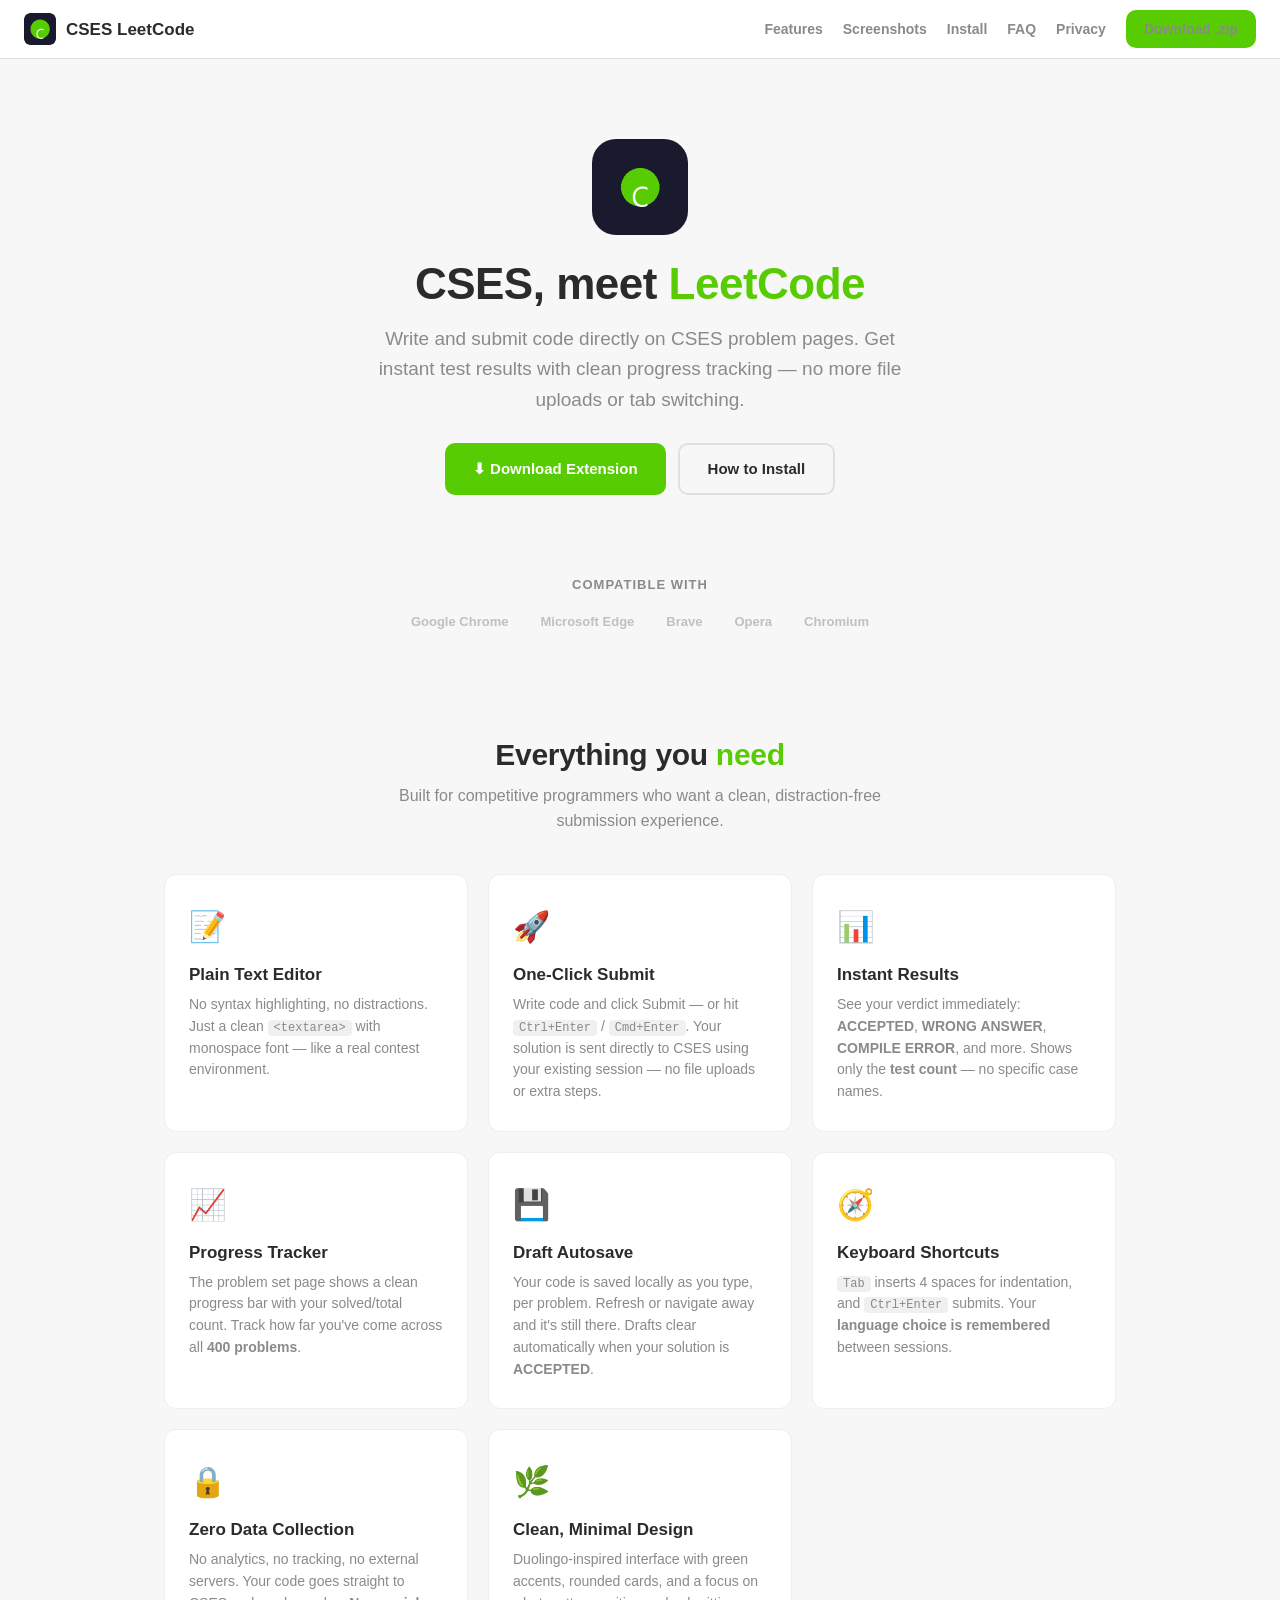
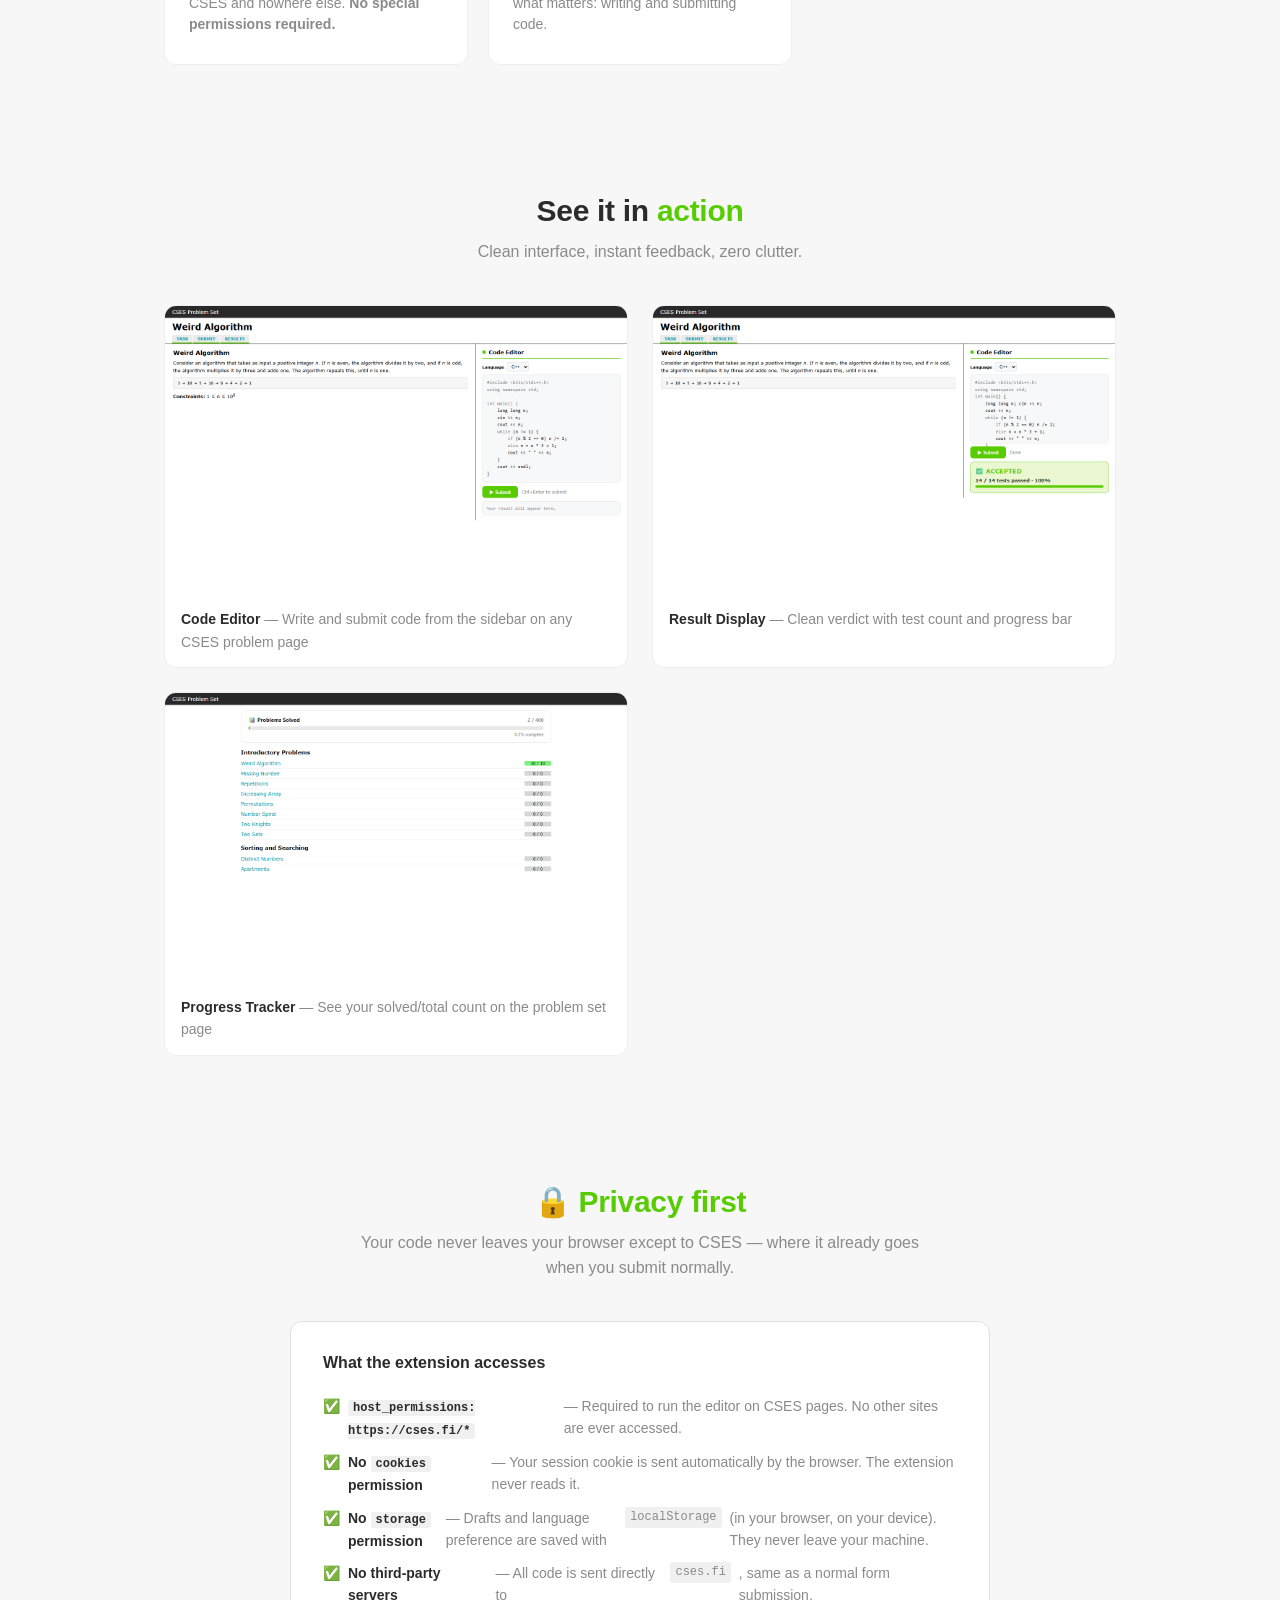
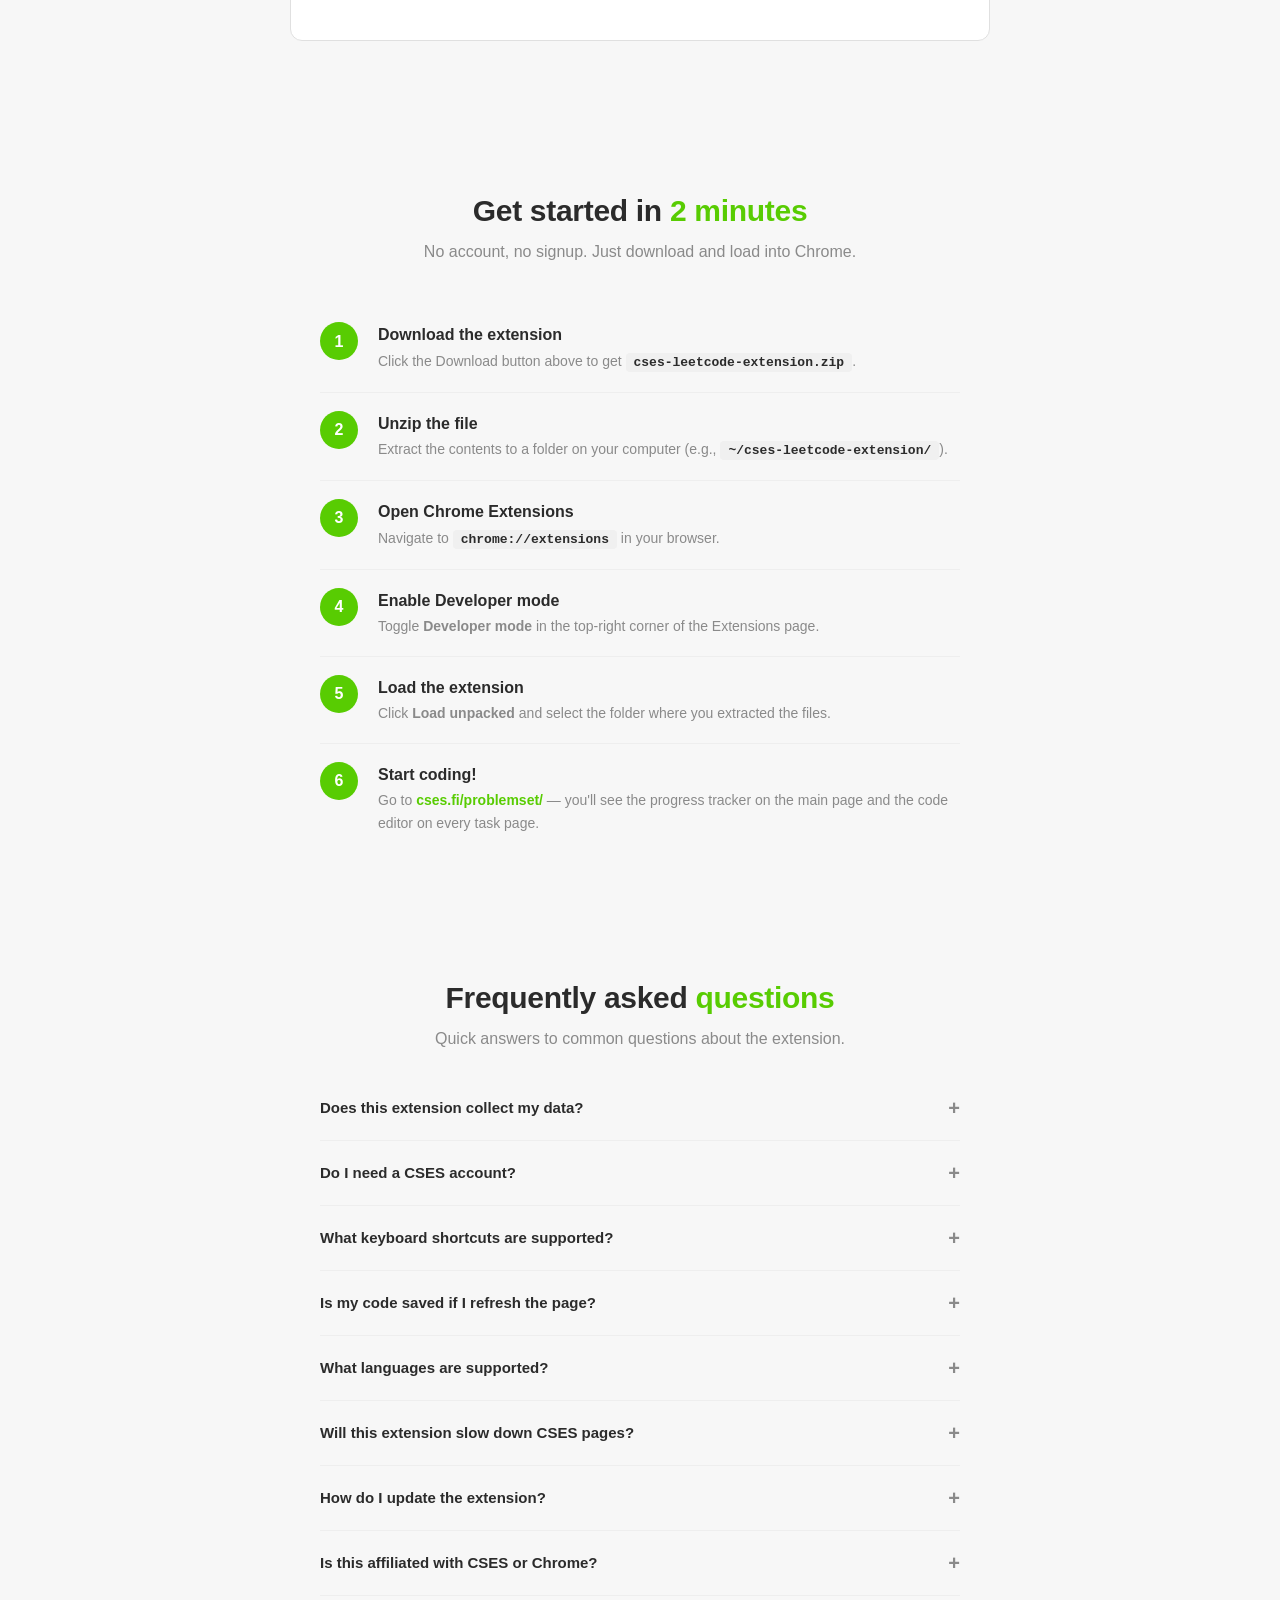
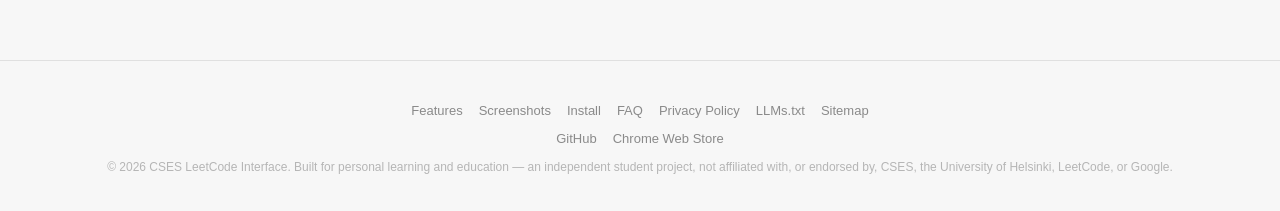
<file: website/index.html>
<!DOCTYPE html>
<html lang="en">
<head>
  <meta charset="UTF-8">
  <meta name="viewport" content="width=device-width, initial-scale=1.0">

  <!-- ═══ Primary Meta ═══ -->
  <title>CSES LeetCode Interface — Chrome Extension for Competitive Programming</title>
  <meta name="title" content="CSES LeetCode Interface — Code Editor &amp; Submission Chrome Extension">
  <meta name="description" content="Write and submit C++, Java, and Python code directly on CSES problem pages. Get instant test results, track your solved/total progress across all 400 problems. A clean LeetCode-style editor for CSES.">
  <meta name="keywords" content="CSES, CSES problem set, competitive programming, Chrome extension, code editor, LeetCode-style, CSES submit, C++ online editor, programming problems, algorithm practice">
  <meta name="author" content="CSES LeetCode Interface">
  <meta name="robots" content="index, follow">
  <link rel="canonical" href="https://cses-leetcode-extension.vercel.app/">

  <!-- ═══ Open Graph (Facebook, LinkedIn, Discord) ═══ -->
  <meta property="og:type" content="website">
  <meta property="og:url" content="https://cses-leetcode-extension.vercel.app/">
  <meta property="og:title" content="CSES LeetCode Interface — Code Directly on CSES Problem Pages">
  <meta property="og:description" content="Submit code directly from CSES problem pages with instant results. Track your progress across all 400 problems. No file uploads, no distractions.">
  <meta property="og:image" content="https://cses-leetcode-extension.vercel.app/assets/icon128.png">
  <meta property="og:image:width" content="128">
  <meta property="og:image:height" content="128">
  <meta property="og:locale" content="en_US">
  <meta property="og:site_name" content="CSES LeetCode Interface">

  <!-- ═══ Twitter Card ═══ -->
  <meta name="twitter:card" content="summary">
  <meta name="twitter:url" content="https://cses-leetcode-extension.vercel.app/">
  <meta name="twitter:title" content="CSES LeetCode Interface — Code Directly on CSES Problem Pages">
  <meta name="twitter:description" content="Write and submit code directly on CSES problem pages. Instant results, progress tracking, zero distractions.">
  <meta name="twitter:image" content="https://cses-leetcode-extension.vercel.app/assets/icon128.png">

  <!-- ═══ JSON-LD Structured Data (SoftwareApplication) ═══ -->
  <script type="application/ld+json">
  {
    "@context": "https://schema.org",
    "@type": "SoftwareApplication",
    "name": "CSES LeetCode Interface",
    "operatingSystem": "ChromeOS, Windows, macOS, Linux",
    "applicationCategory": "DeveloperApplication",
    "description": "A LeetCode-style code editor Chrome extension for CSES problem pages. Write and submit C++, Java, and Python code directly with instant test results and progress tracking.",
    "url": "https://cses-leetcode-extension.vercel.app/",
    "downloadUrl": "https://cses-leetcode-extension.vercel.app/cses-leetcode-extension.zip",
    "version": "1.0.0",
    "offers": {
      "@type": "Offer",
      "price": "0",
      "priceCurrency": "USD"
    },
    "author": {
      "@type": "Organization",
      "name": "CSES LeetCode Interface"
    },
    "browserRequirements": "Requires Google Chrome or Chromium-based browser"
  }
  </script>

  <!-- ═══ JSON-LD BreadcrumbList ═══ -->
  <script type="application/ld+json">
  {
    "@context": "https://schema.org",
    "@type": "BreadcrumbList",
    "itemListElement": [
      { "@type": "ListItem", "position": 1, "name": "Home", "item": "https://cses-leetcode-extension.vercel.app/" }
    ]
  }
  </script>

  <!-- ═══ Favicon & Theme ═══ -->
  <link rel="icon" type="image/png" sizes="16x16" href="assets/favicon-16x16.png">
  <link rel="icon" type="image/png" sizes="48x48" href="assets/favicon-48x48.png">
  <link rel="icon" type="image/png" sizes="128x128" href="assets/icon128.png">
  <link rel="apple-touch-icon" href="assets/icon128.png">
  <meta name="theme-color" content="#58cc02">
  <meta name="mobile-web-app-capable" content="yes">

  <!-- ═══ Preconnect for performance ═══ -->
  <link rel="preconnect" href="https://fonts.googleapis.com">
  <link rel="preconnect" href="https://fonts.gstatic.com" crossorigin>

  <style>
    /* ════════════════════════════════════════════════════════════════
       CSES LeetCode Interface — Landing Page Styles
       ════════════════════════════════════════════════════════════════ */
    *,*::before,*::after{box-sizing:border-box;margin:0;padding:0}
    :root{--green:#58cc02;--green-dark:#46a400;--green-glow:rgba(88,204,2,0.15);--bg:#f7f7f7;--card:#fff;--text:#2b2b2b;--text-muted:#8a8a8a;--border:#e0e0e0;--radius:16px;--radius-sm:12px;--shadow:0 2px 12px rgba(0,0,0,0.04);--font-sans:-apple-system,BlinkMacSystemFont,'Segoe UI',Roboto,Oxygen,Ubuntu,Cantarell,sans-serif;--font-mono:'SF Mono','Fira Code','Cascadia Code','Consolas',monospace}
    html{scroll-behavior:smooth}
    body{font-family:var(--font-sans);background:var(--bg);color:var(--text);line-height:1.6;-webkit-font-smoothing:antialiased;-moz-osx-font-smoothing:grayscale}
    a{color:var(--green);text-decoration:none;font-weight:600;transition:color 0.2s}
    a:hover{color:var(--green-dark);text-decoration:underline}
    img{max-width:100%;height:auto;display:block}

    /* ─── Skip to content (a11y) ─── */
    .skip-link{position:absolute;top:-100px;left:8px;padding:8px 16px;background:var(--green);color:#fff;border-radius:8px;z-index:1000;font-weight:700}
    .skip-link:focus{top:8px}

    /* ─── Navigation ─── */
    nav{position:sticky;top:0;z-index:100;background:rgba(255,255,255,0.92);backdrop-filter:blur(16px);-webkit-backdrop-filter:blur(16px);border-bottom:1px solid var(--border);padding:10px 24px;display:flex;align-items:center;justify-content:space-between}
    nav .logo{display:flex;align-items:center;gap:10px;font-weight:800;font-size:17px;color:var(--text)}
    nav .logo img{width:32px;height:32px;border-radius:6px}
    nav .nav-links{display:flex;gap:20px;align-items:center}
    nav .nav-links a{color:var(--text-muted);font-size:14px;font-weight:600}
    nav .nav-links a:hover{color:var(--green);text-decoration:none}
    .nav-cta{padding:8px 20px;font-size:13px}

    /* ─── Buttons ─── */
    .btn,.btn:visited{display:inline-flex;align-items:center;gap:8px;background:var(--green);color:#fff;padding:12px 28px;border-radius:10px;font-weight:700;font-size:15px;text-decoration:none;transition:background 0.15s,transform 0.1s;border:none;cursor:pointer}
    .btn:hover{background:var(--green-dark);color:#fff;text-decoration:none;transform:translateY(-1px)}
    .btn:active{transform:translateY(0)}
    .btn-secondary,.btn-secondary:visited{background:transparent;color:var(--text);border:2px solid var(--border)}
    .btn-secondary:hover{background:transparent;border-color:var(--green);color:var(--green);transform:none}
    .btn-sm{padding:8px 18px;font-size:13px}

    /* ─── Hero ─── */
    .hero{text-align:center;padding:80px 24px 56px;max-width:720px;margin:0 auto}
    .hero .icon-wrap{width:96px;height:96px;margin:0 auto 24px;background:#1a1a2e;border-radius:24px;display:flex;align-items:center;justify-content:center}
    .hero h1{font-size:clamp(28px,5vw,44px);font-weight:800;letter-spacing:-0.5px;margin-bottom:14px;line-height:1.15}
    .hero h1 span{color:var(--green)}
    .hero p{font-size:clamp(16px,2vw,19px);color:var(--text-muted);max-width:560px;margin:0 auto 28px;line-height:1.6}
    .hero .btn-group{display:flex;gap:12px;justify-content:center;flex-wrap:wrap}

    /* ─── Section ─── */
    section{max-width:1000px;margin:0 auto;padding:64px 24px}
    section h2{font-size:clamp(22px,3vw,30px);font-weight:800;letter-spacing:-0.3px;margin-bottom:10px;text-align:center;line-height:1.2}
    section h2 span{color:var(--green)}
    section>.section-desc{text-align:center;color:var(--text-muted);font-size:16px;max-width:560px;margin:0 auto 40px}

    /* ─── Featured in ─── */
    .social-proof{text-align:center;padding:24px;margin-bottom:16px}
    .social-proof p{font-size:13px;color:var(--text-muted);font-weight:600;text-transform:uppercase;letter-spacing:1px;margin-bottom:16px}
    .social-proof .logos{display:flex;justify-content:center;gap:32px;flex-wrap:wrap;opacity:0.5;font-size:13px;font-weight:600;color:var(--text-muted)}

    /* ─── Features Grid ─── */
    .features-grid{display:grid;grid-template-columns:repeat(auto-fit,minmax(280px,1fr));gap:20px}
    .feature-card{background:var(--card);border-radius:var(--radius-sm);padding:28px 24px;border:1px solid #eee;transition:box-shadow 0.3s,border-color 0.3s}
    .feature-card:hover{box-shadow:0 8px 30px rgba(0,0,0,0.06);border-color:var(--green)}
    .feature-card .icon{font-size:30px;margin-bottom:10px;display:block}
    .feature-card h3{font-size:17px;font-weight:700;margin-bottom:6px}
    .feature-card p{font-size:14px;color:var(--text-muted);line-height:1.55}
    .feature-card code{background:#f0f0f0;padding:1px 6px;border-radius:4px;font-family:var(--font-mono);font-size:12px}

    /* ─── Screenshots ─── */
    .screenshots{display:grid;grid-template-columns:repeat(auto-fit,minmax(380px,1fr));gap:24px}
    .screenshot-card{background:var(--card);border-radius:var(--radius-sm);overflow:hidden;border:1px solid #eee}
    .screenshot-card .mockup{background:#1a1a2e;aspect-ratio:16/10;display:flex;align-items:center;justify-content:center;position:relative;overflow:hidden}
    .screenshot-card .mockup .mockup-content{padding:24px;width:100%}
    .screenshot-card .mockup .mockup-content .editor-header{display:flex;gap:8px;align-items:center;margin-bottom:12px}
    .screenshot-card .mockup .mockup-content .editor-header .dot{width:10px;height:10px;border-radius:50%;background:#58cc02;flex-shrink:0}
    .screenshot-card .mockup .mockup-content .editor-header .label{font-weight:700;font-size:14px;color:#ddd}
    .screenshot-card .mockup .mockup-content .editor-header .lang{color:#666;font-size:12px;margin-left:auto}
    .screenshot-card .mockup .mockup-content .code-block{background:#f0f0f0;border-radius:8px;padding:12px;color:#333;font-family:var(--font-mono);font-size:13px;line-height:1.6;text-align:left}
    .screenshot-card .mockup .mockup-content .code-block .c{color:#888}
    .screenshot-card .mockup .mockup-content .btn-mock{background:#58cc02;color:#fff;padding:8px 24px;border-radius:8px;font-weight:700;font-size:13px;display:inline-block;margin-top:12px}
    .screenshot-card .caption{padding:14px 16px;font-size:14px;font-weight:600}
    .screenshot-card .caption span{color:var(--text-muted);font-weight:400}

    /* ─── Verdict Mock ─── */
    .verdict-row{display:flex;align-items:center;gap:8px;margin-bottom:6px}
    .verdict-row .icon{font-size:18px}
    .verdict-row .label{font-weight:700;font-size:15px}
    .test-count{font-size:14px;color:#aaa;margin-bottom:8px}
    .progress-bar{height:10px;background:#333;border-radius:999px;overflow:hidden;margin-bottom:4px}
    .progress-bar .fill{height:100%;border-radius:999px}
    .separator{height:1px;background:#333;margin:16px 0}

    /* ─── Permissions ─── */
    .permissions-box{background:var(--card);border:1px solid var(--border);border-radius:var(--radius-sm);padding:28px 32px;margin:24px auto;max-width:700px}
    .permissions-box h3{font-size:16px;font-weight:700;margin-bottom:14px}
    .permissions-box ul{list-style:none}
    .permissions-box ul li{padding:5px 0;font-size:14px;color:var(--text-muted);display:flex;align-items:flex-start;gap:8px}
    .permissions-box ul li strong{color:var(--text);font-weight:600}
    .permissions-box ul li code{font-family:var(--font-mono);font-size:12px;background:#f0f0f0;padding:1px 5px;border-radius:3px}

    /* ─── Install Steps ─── */
    .steps{counter-reset:step;max-width:640px;margin:0 auto}
    .step{display:flex;gap:20px;padding:18px 0;border-bottom:1px solid #eee}
    .step:last-child{border-bottom:none}
    .step-num{flex-shrink:0;width:38px;height:38px;background:var(--green);color:#fff;border-radius:50%;display:flex;align-items:center;justify-content:center;font-weight:800;font-size:16px}
    .step-body h3{font-size:16px;font-weight:700;margin-bottom:2px}
    .step-body p{font-size:14px;color:var(--text-muted)}
    .step-body code{background:#f0f0f0;padding:2px 8px;border-radius:4px;font-family:var(--font-mono);font-size:13px;color:var(--text);font-weight:600}

    /* ─── FAQ ─── */
    .faq-list{max-width:640px;margin:0 auto}
    details.faq-item{border-bottom:1px solid #eee;padding:16px 0}
    details.faq-item:first-child{padding-top:0}
    details.faq-item summary{font-weight:700;font-size:15px;cursor:pointer;list-style:none;display:flex;justify-content:space-between;align-items:center}
    details.faq-item summary::-webkit-details-marker{display:none}
    details.faq-item summary::after{content:'+';font-size:20px;color:var(--text-muted);transition:transform 0.2s}
    details.faq-item[open] summary::after{content:'−'}
    details.faq-item .answer{padding-top:10px;font-size:14px;color:var(--text-muted);line-height:1.6}
    details.faq-item .answer a{font-weight:600}

    /* ─── Footer ─── */
    footer{text-align:center;padding:40px 24px;border-top:1px solid var(--border);color:var(--text-muted);font-size:14px}
    footer .footer-links{display:flex;justify-content:center;gap:16px;flex-wrap:wrap;margin-bottom:8px}
    footer .footer-links a{color:var(--text-muted);font-weight:500;font-size:13px}
    footer .footer-links a:hover{color:var(--green)}
    footer .copyright{font-size:12px;opacity:0.6}

    /* ─── Responsive ─── */
    @media(max-width:640px){
      nav .nav-links a:not(.nav-cta){display:none}
      .hero{padding:48px 16px 40px}
      section{padding:40px 16px}
      .screenshots{grid-template-columns:1fr}
      .features-grid{grid-template-columns:1fr}
      .permissions-box{padding:20px}
    }
    @media(min-width:641px){
      .mobile-only{display:none}
    }
  </style>
</head>
<body>

<!-- ═══ Skip link (a11y) ═══ -->
<a href="#features" class="skip-link">Skip to content</a>

<!-- ═══ Navigation ═══ -->
<nav aria-label="Main navigation">
  <a class="logo" href="/" aria-label="CSES LeetCode Interface home">
    <img src="assets/icon48.png" alt="" width="32" height="32">
    CSES LeetCode
  </a>
  <div class="nav-links">
    <a href="#features">Features</a>
    <a href="#screenshots">Screenshots</a>
    <a href="#install">Install</a>
    <a href="#faq">FAQ</a>
    <a href="privacy.html">Privacy</a>
    <a href="cses-leetcode-extension.zip" class="btn btn-sm nav-cta" download>Download .zip</a>
  </div>
</nav>

<!-- ═══ Hero ═══ -->
<header class="hero">
  <div class="icon-wrap">
    <img src="assets/icon128.png" alt="CSES LeetCode Interface extension icon: dark square with green circle containing a white C" width="64" height="64">
  </div>
  <h1>CSES, meet <span>LeetCode</span></h1>
  <p>Write and submit code directly on CSES problem pages. Get instant test results with clean progress tracking — no more file uploads or tab switching.</p>
  <div class="btn-group">
    <a href="cses-leetcode-extension.zip" class="btn" download aria-label="Download CSES LeetCode Interface extension ZIP">
      ⬇ Download Extension
    </a>
    <a href="#install" class="btn btn-secondary">How to Install</a>
  </div>
</header>

<!-- ═══ Social Proof ═══ -->
<div class="social-proof" aria-label="Compatible platforms">
  <p>Compatible with</p>
  <div class="logos">
    <span>Google Chrome</span>
    <span>Microsoft Edge</span>
    <span>Brave</span>
    <span>Opera</span>
    <span>Chromium</span>
  </div>
</div>

<!-- ═══ Features ═══ -->
<section id="features" aria-label="Extension features">
  <h2>Everything you <span>need</span></h2>
  <p class="section-desc">Built for competitive programmers who want a clean, distraction-free submission experience.</p>
  <div class="features-grid">

    <article class="feature-card">
      <span class="icon" aria-hidden="true">📝</span>
      <h3>Plain Text Editor</h3>
      <p>No syntax highlighting, no distractions. Just a clean <code>&lt;textarea&gt;</code> with monospace font — like a real contest environment.</p>
    </article>

    <article class="feature-card">
      <span class="icon" aria-hidden="true">🚀</span>
      <h3>One-Click Submit</h3>
      <p>Write code and click Submit — or hit <code>Ctrl+Enter</code> / <code>Cmd+Enter</code>. Your solution is sent directly to CSES using your existing session — no file uploads or extra steps.</p>
    </article>

    <article class="feature-card">
      <span class="icon" aria-hidden="true">📊</span>
      <h3>Instant Results</h3>
      <p>See your verdict immediately: <strong>ACCEPTED</strong>, <strong>WRONG ANSWER</strong>, <strong>COMPILE ERROR</strong>, and more. Shows only the <strong>test count</strong> — no specific case names.</p>
    </article>

    <article class="feature-card">
      <span class="icon" aria-hidden="true">📈</span>
      <h3>Progress Tracker</h3>
      <p>The problem set page shows a clean progress bar with your solved/total count. Track how far you've come across all <strong>400 problems</strong>.</p>
    </article>

    <article class="feature-card">
      <span class="icon" aria-hidden="true">💾</span>
      <h3>Draft Autosave</h3>
      <p>Your code is saved locally as you type, per problem. Refresh or navigate away and it's still there. Drafts clear automatically when your solution is <strong>ACCEPTED</strong>.</p>
    </article>

    <article class="feature-card">
      <span class="icon" aria-hidden="true">🧭</span>
      <h3>Keyboard Shortcuts</h3>
      <p><code>Tab</code> inserts 4 spaces for indentation, and <code>Ctrl+Enter</code> submits. Your <strong>language choice is remembered</strong> between sessions.</p>
    </article>

    <article class="feature-card">
      <span class="icon" aria-hidden="true">🔒</span>
      <h3>Zero Data Collection</h3>
      <p>No analytics, no tracking, no external servers. Your code goes straight to CSES and nowhere else. <strong>No special permissions required.</strong></p>
    </article>

    <article class="feature-card">
      <span class="icon" aria-hidden="true">🌿</span>
      <h3>Clean, Minimal Design</h3>
      <p>Duolingo-inspired interface with green accents, rounded cards, and a focus on what matters: writing and submitting code.</p>
    </article>

  </div>
</section>

<!-- ═══ Screenshots ═══ -->
<section id="screenshots" aria-label="Screenshots">
  <h2>See it in <span>action</span></h2>
  <p class="section-desc">Clean interface, instant feedback, zero clutter.</p>
  <div class="screenshots">

    <figure class="screenshot-card">
      <a href="screenshots/shot1_editor.png" target="_blank" rel="noopener" aria-label="Open full-size editor screenshot">
        <img src="screenshots/shot1_editor.png" alt="Code editor in the right sidebar of a CSES task page, with language selector, C++ code in a plain textarea, and a green Submit button" loading="lazy">
      </a>
      <figcaption class="caption">Code Editor <span>— Write and submit code from the sidebar on any CSES problem page</span></figcaption>
    </figure>

    <figure class="screenshot-card">
      <a href="screenshots/shot2_result.png" target="_blank" rel="noopener" aria-label="Open full result screenshot">
        <img src="screenshots/shot2_result.png" alt="ACCEPTED verdict with 14/14 tests passed and a full green progress bar" loading="lazy">
      </a>
      <figcaption class="caption">Result Display <span>— Clean verdict with test count and progress bar</span></figcaption>
    </figure>

    <figure class="screenshot-card">
      <a href="screenshots/shot3_progress.png" target="_blank" rel="noopener" aria-label="Open full progress tracker screenshot">
        <img src="screenshots/shot3_progress.png" alt="Progress tracker on the CSES problem set page showing 2/400 solved with a progress bar and category list" loading="lazy">
      </a>
      <figcaption class="caption">Progress Tracker <span>— See your solved/total count on the problem set page</span></figcaption>
    </figure>

  </div>
</section>

<!-- ═══ Permissions ═══ -->
<section id="privacy" aria-label="Privacy and permissions">
  <h2>🔒 <span>Privacy first</span></h2>
  <p class="section-desc">Your code never leaves your browser except to CSES — where it already goes when you submit normally.</p>
  <div class="permissions-box">
    <h3>What the extension accesses</h3>
    <ul>
      <li>✅ <strong><code>host_permissions: https://cses.fi/*</code></strong> — Required to run the editor on CSES pages. No other sites are ever accessed.</li>
      <li>✅ <strong>No <code>cookies</code> permission</strong> — Your session cookie is sent automatically by the browser. The extension never reads it.</li>
      <li>✅ <strong>No <code>storage</code> permission</strong> — Drafts and language preference are saved with <code>localStorage</code> (in your browser, on your device). They never leave your machine.</li>
      <li>✅ <strong>No third-party servers</strong> — All code is sent directly to <code>cses.fi</code>, same as a normal form submission.</li>
    </ul>
  </div>
</section>

<!-- ═══ Install ═══ -->
<section id="install" aria-label="Installation instructions">
  <h2>Get started in <span>2 minutes</span></h2>
  <p class="section-desc">No account, no signup. Just download and load into Chrome.</p>
  <div class="steps">
    <div class="step"><div class="step-num">1</div><div class="step-body"><h3>Download the extension</h3><p>Click the Download button above to get <code>cses-leetcode-extension.zip</code>.</p></div></div>
    <div class="step"><div class="step-num">2</div><div class="step-body"><h3>Unzip the file</h3><p>Extract the contents to a folder on your computer (e.g., <code>~/cses-leetcode-extension/</code>).</p></div></div>
    <div class="step"><div class="step-num">3</div><div class="step-body"><h3>Open Chrome Extensions</h3><p>Navigate to <code>chrome://extensions</code> in your browser.</p></div></div>
    <div class="step"><div class="step-num">4</div><div class="step-body"><h3>Enable Developer mode</h3><p>Toggle <strong>Developer mode</strong> in the top-right corner of the Extensions page.</p></div></div>
    <div class="step"><div class="step-num">5</div><div class="step-body"><h3>Load the extension</h3><p>Click <strong>Load unpacked</strong> and select the folder where you extracted the files.</p></div></div>
    <div class="step"><div class="step-num">6</div><div class="step-body"><h3>Start coding!</h3><p>Go to <a href="https://cses.fi/problemset/" target="_blank" rel="noopener">cses.fi/problemset/</a> — you'll see the progress tracker on the main page and the code editor on every task page.</p></div></div>
  </div>
</section>

<!-- ═══ FAQ ═══ -->
<section id="faq" aria-label="Frequently asked questions">
  <h2>Frequently asked <span>questions</span></h2>
  <p class="section-desc">Quick answers to common questions about the extension.</p>
  <div class="faq-list">
    <details class="faq-item">
      <summary>Does this extension collect my data?</summary>
      <div class="answer">No. The extension has zero analytics, zero tracking, and zero external connections. Your code is sent directly to <a href="https://cses.fi" target="_blank" rel="noopener">cses.fi</a> — the same server you already use. No data is stored or transmitted anywhere else. See the <a href="privacy.html">privacy policy</a> for full details.</div>
    </details>
    <details class="faq-item">
      <summary>Do I need a CSES account?</summary>
      <div class="answer">Yes. You need a free CSES account to submit solutions. The extension uses your existing browser session — just <a href="https://cses.fi/login" target="_blank" rel="noopener">log into CSES</a> normally and the extension works automatically.</div>
    </details>
    <details class="faq-item">
      <summary>What keyboard shortcuts are supported?</summary>
      <div class="answer"><code>Ctrl+Enter</code> (or <code>Cmd+Enter</code> on Mac) submits your solution. <code>Tab</code> inserts 4 spaces so you can indent without the cursor jumping out of the editor.</div>
    </details>
    <details class="faq-item">
      <summary>Is my code saved if I refresh the page?</summary>
      <div class="answer">Yes. Your draft is saved locally (per problem) as you type. If you refresh or navigate away, it's restored when you return. The draft is automatically removed once your solution is accepted.</div>
    </details>
    <details class="faq-item">
      <summary>What languages are supported?</summary>
      <div class="answer">C++, C, Java, Python 3, and JavaScript (Node.js). The language selector appears above the code editor on every problem page, and your last choice is remembered.</div>
    </details>
    <details class="faq-item">
      <summary>Will this extension slow down CSES pages?</summary>
      <div class="answer">No. The extension is lightweight (~8 KB of JavaScript) and only activates on CSES problem set and task pages. It has no impact on other websites.</div>
    </details>
    <details class="faq-item">
      <summary>How do I update the extension?</summary>
      <div class="answer">Since this is loaded as an unpacked extension, you'll need to download the latest ZIP, extract it over your existing folder, and reload the extension at <code>chrome://extensions</code> (click the refresh icon on the extension card).</div>
    </details>
    <details class="faq-item">
      <summary>Is this affiliated with CSES or Chrome?</summary>
      <div class="answer">No. This is an independent, free project built by a student for personal learning and education. It is not affiliated with, or endorsed by, CSES, the University of Helsinki, LeetCode, or Google.</div>
    </details>
  </div>
</section>

<!-- ═══ Footer ═══ -->
<footer>
  <div class="footer-links">
    <a href="#features">Features</a>
    <a href="#screenshots">Screenshots</a>
    <a href="#install">Install</a>
    <a href="#faq">FAQ</a>
    <a href="privacy.html">Privacy Policy</a>
    <a href="llms.txt">LLMs.txt</a>
    <a href="sitemap.xml">Sitemap</a>
  </div>
  <div class="footer-links">
    <a href="https://github.com/kaushiksaravanan/cses-leetcode-extension" target="_blank" rel="noopener">GitHub</a>
    <a href="https://chrome.google.com/webstore/devconsole" target="_blank" rel="noopener">Chrome Web Store</a>
  </div>
  <p class="copyright">&copy; 2026 CSES LeetCode Interface. Built for personal learning and education — an independent student project, not affiliated with, or endorsed by, CSES, the University of Helsinki, LeetCode, or Google.</p>
</footer>

</body>
</html>
</file>
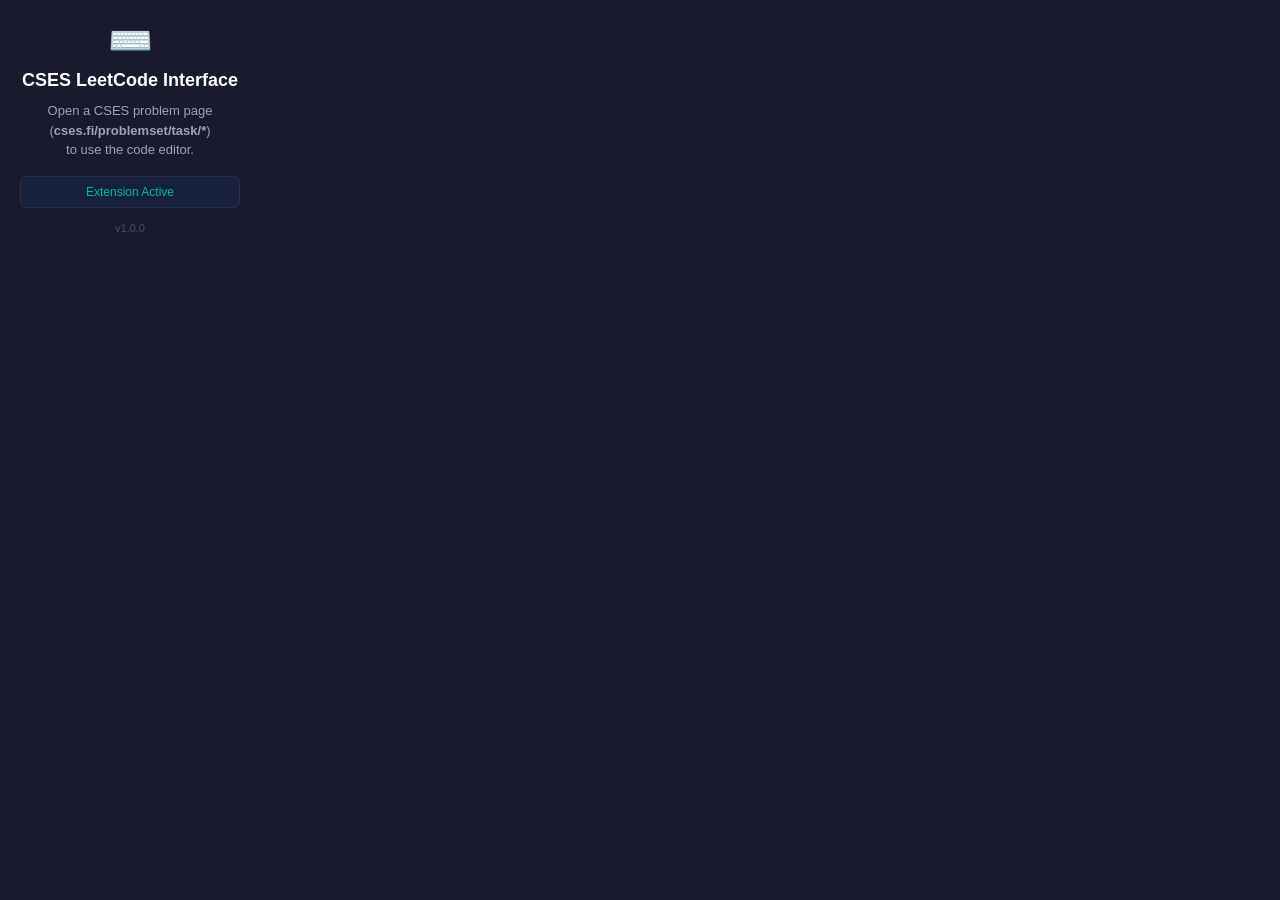
<file: popup.html>
<!DOCTYPE html>
<html lang="en">
<head>
  <meta charset="UTF-8" />
  <meta name="viewport" content="width=device-width, initial-scale=1.0" />
  <title>CSES LeetCode Interface</title>
  <script src="popup.js" defer></script>
  <style>
    * {
      margin: 0;
      padding: 0;
      box-sizing: border-box;
    }

    body {
      width: 260px;
      padding: 20px;
      background-color: #1a1a2e;
      color: #e0e0e0;
      font-family: -apple-system, BlinkMacSystemFont, 'Segoe UI', Roboto,
        Oxygen, Ubuntu, Cantarell, sans-serif;
      text-align: center;
    }

    h1 {
      font-size: 18px;
      font-weight: 600;
      margin-bottom: 10px;
      color: #ffffff;
    }

    .icon {
      font-size: 36px;
      margin-bottom: 8px;
    }

    p {
      font-size: 13px;
      color: #a0a0b8;
      line-height: 1.5;
    }

    .status {
      margin-top: 16px;
      padding: 8px 12px;
      background-color: #16213e;
      border: 1px solid #2d2d4a;
      border-radius: 6px;
      font-size: 12px;
      color: #00b8a3;
    }

    .footer {
      margin-top: 14px;
      font-size: 11px;
      color: #4a4a6a;
    }
  </style>
</head>
<body>
  <div class="icon">⌨️</div>
  <h1>CSES LeetCode Interface</h1>
  <p>Open a CSES problem page<br/>(<strong>cses.fi/problemset/task/*</strong>)<br/>to use the code editor.</p>
  <div class="status" id="status">Extension Active</div>
  <div class="footer">v1.0.0</div>
</body>
</html>
</file>
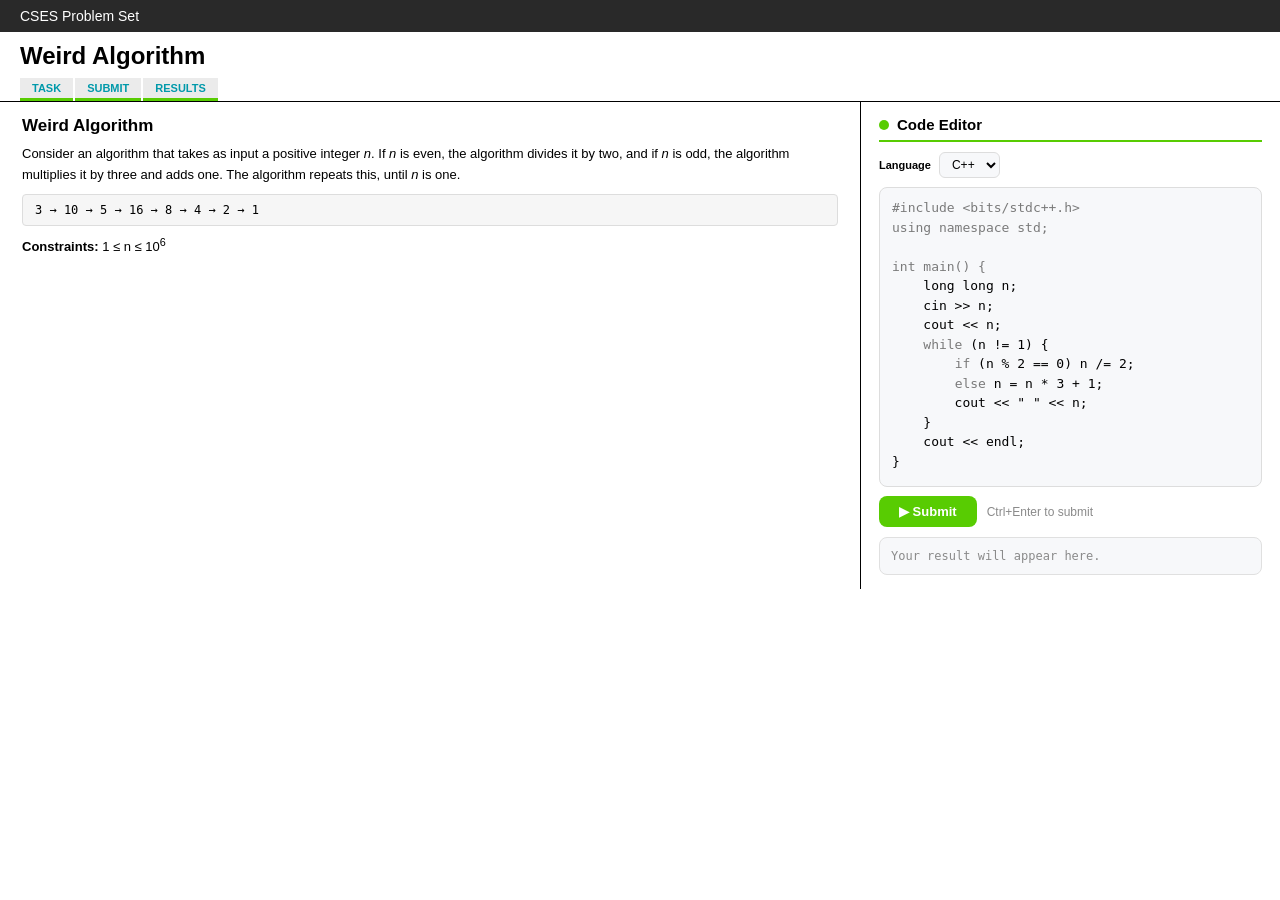
<file: screenshots/shot1_editor.html>
<!DOCTYPE html><html><head><meta charset="UTF-8"><style>
*{margin:0;padding:0;box-sizing:border-box}
body{font-family:Verdana,sans-serif;font-size:14px;background:#fff;color:#000}
.hdr{background:#292929;color:#fff;padding:8px 20px;font-size:14px}
.nav{border-bottom:1px solid #000;padding:8px 20px 0}
.nav h1{font-size:24px;padding:2px 0 8px}
.nav ul{list-style:none;display:flex;gap:2px}
.nav li a{display:inline-block;padding:4px 12px;font-size:11px;text-transform:uppercase;text-decoration:none;color:#09a;background:#ebebeb;border-bottom:3px solid #58cc02;font-weight:bold}
.row{display:flex;align-items:flex-start}
.main{flex:1;padding:14px 22px;min-width:0}
.main h1{font-size:17px;margin:0 0 6px}
.main p{font-size:13px;margin:8px 0;line-height:1.6}
.main pre{background:#f6f6f6;border:1px solid #ddd;border-radius:4px;padding:8px 12px;font-family:Consolas,monospace;font-size:12px}
.side{width:420px;flex-shrink:0;border-left:1px solid #000;padding:14px 18px}
.head{display:flex;align-items:center;gap:8px;font-weight:bold;font-size:15px;padding-bottom:7px;border-bottom:2px solid #58cc02;margin-bottom:10px}
.dot{width:10px;height:10px;border-radius:50%;background:#58cc02}
.ctl{display:flex;align-items:center;gap:8px;margin-bottom:9px;font-size:11px;font-weight:bold}
.ctl select{border:1px solid #ddd;border-radius:6px;background:#f7f8fa;padding:4px 8px;font-size:12px}
.ta{width:100%;height:300px;border:1px solid #ddd;border-radius:8px;background:#f7f8fa;padding:10px 12px;font-family:Consolas,monospace;font-size:13px;line-height:1.5;margin-bottom:9px;white-space:pre}
.c{color:#7a7a7a}
.act{display:flex;align-items:center;gap:10px;margin-bottom:10px}
.btn{background:#58cc02;border:none;color:#fff;font-weight:bold;font-size:13px;padding:8px 20px;border-radius:8px}
.st{color:#8a8a8a;font-size:12px}
.rs{border:1px solid #e0e0e0;border-radius:8px;background:#f7f8fa;padding:11px;font-family:Consolas,monospace;font-size:12px;color:#8a8a8a}
</style></head><body>
<div class="hdr">CSES Problem Set</div>
<div class="nav"><h1>Weird Algorithm</h1><ul><li><a>Task</a></li><li><a>Submit</a></li><li><a>Results</a></li></ul></div>
<div class="row">
<div class="main"><h1>Weird Algorithm</h1>
<p>Consider an algorithm that takes as input a positive integer <i>n</i>. If <i>n</i> is even, the algorithm divides it by two, and if <i>n</i> is odd, the algorithm multiplies it by three and adds one. The algorithm repeats this, until <i>n</i> is one.</p>
<pre>3 &rarr; 10 &rarr; 5 &rarr; 16 &rarr; 8 &rarr; 4 &rarr; 2 &rarr; 1</pre>
<p><b>Constraints:</b> 1 &le; n &le; 10<sup>6</sup></p></div>
<div class="side">
<div class="head"><span class="dot"></span> Code Editor</div>
<div class="ctl"><label>Language</label><select><option>C++</option></select></div>
<div class="ta"><span class="c">#include &lt;bits/stdc++.h&gt;</span>
<span class="c">using namespace std;</span>

<span class="c">int main() {</span>
    long long n;
    cin &gt;&gt; n;
    cout &lt;&lt; n;
    <span class="c">while</span> (n != 1) {
        <span class="c">if</span> (n % 2 == 0) n /= 2;
        <span class="c">else</span> n = n * 3 + 1;
        cout &lt;&lt; " " &lt;&lt; n;
    }
    cout &lt;&lt; endl;
}</div>
<div class="act"><button class="btn">&#9654; Submit</button><span class="st">Ctrl+Enter to submit</span></div>
<div class="rs">Your result will appear here.</div>
</div>
</div></body></html>
</file>
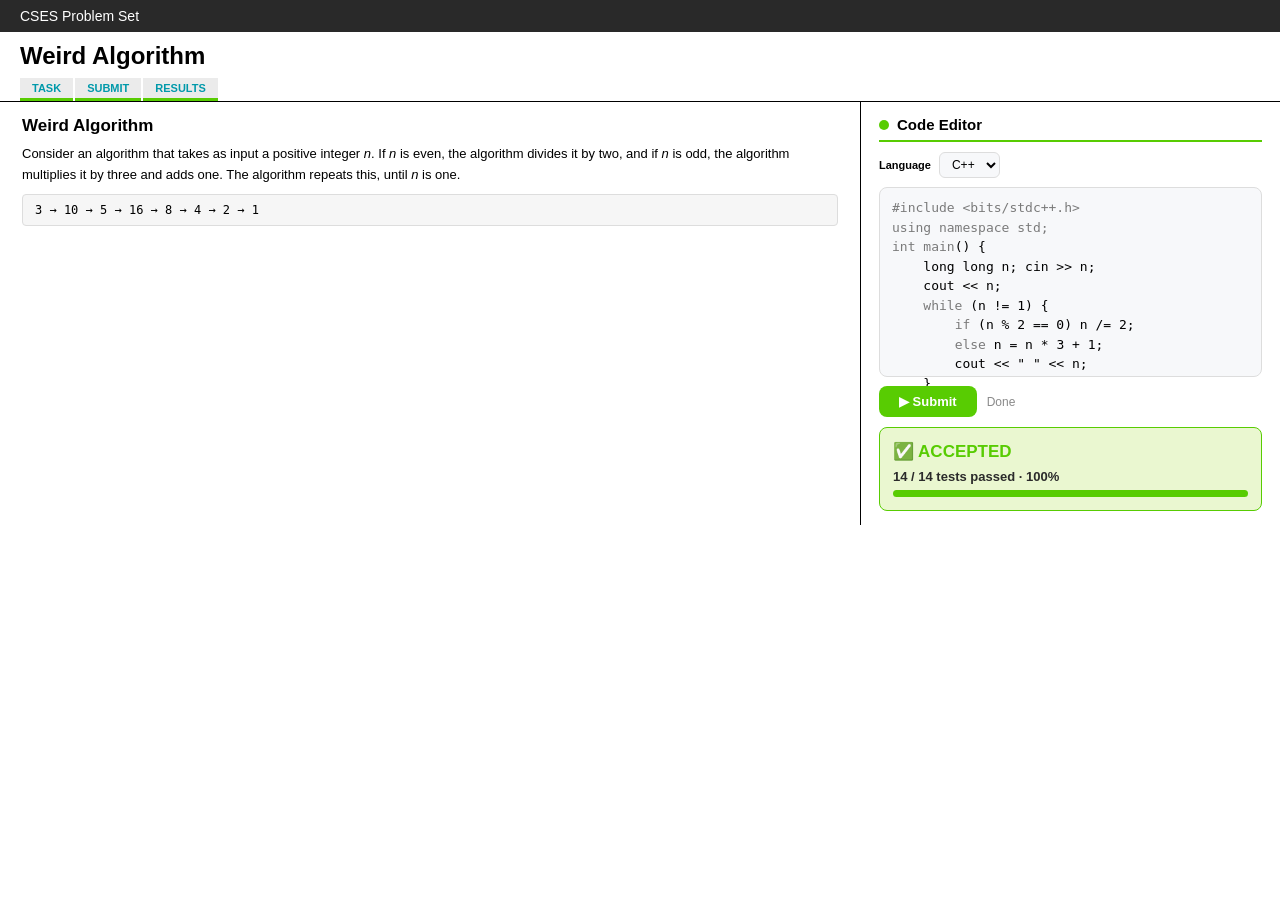
<file: screenshots/shot2_result.html>
<!DOCTYPE html><html><head><meta charset="UTF-8"><style>
*{margin:0;padding:0;box-sizing:border-box}
body{font-family:Verdana,sans-serif;font-size:14px;overflow:hidden}
.hdr{background:#292929;color:#fff;padding:8px 20px}
.nav{border-bottom:1px solid #000;padding:8px 20px 0}
.nav h1{font-size:24px;padding:2px 0 8px}
.nav ul{list-style:none;display:flex;gap:2px}
.nav li a{display:inline-block;padding:4px 12px;font-size:11px;text-transform:uppercase;text-decoration:none;color:#09a;background:#ebebeb;border-bottom:3px solid #58cc02;font-weight:bold}
.row{display:flex;align-items:flex-start}
.main{flex:1;padding:14px 22px;min-width:0}
.main h1{font-size:17px;margin:0 0 6px}
.main p{font-size:13px;margin:8px 0;line-height:1.6}
.main pre{background:#f6f6f6;border:1px solid #ddd;border-radius:4px;padding:8px 12px;font-family:Consolas,monospace;font-size:12px}
.side{width:420px;flex-shrink:0;border-left:1px solid #000;padding:14px 18px}
.head{display:flex;align-items:center;gap:8px;font-weight:bold;font-size:15px;padding-bottom:7px;border-bottom:2px solid #58cc02;margin-bottom:10px}
.dot{width:10px;height:10px;border-radius:50%;background:#58cc02}
.ctl{display:flex;align-items:center;gap:8px;margin-bottom:9px;font-size:11px;font-weight:bold}
.ctl select{border:1px solid #ddd;border-radius:6px;background:#f7f8fa;padding:4px 8px;font-size:12px}
.ta{width:100%;height:190px;border:1px solid #ddd;border-radius:8px;background:#f7f8fa;padding:10px 12px;font-family:Consolas,monospace;font-size:13px;line-height:1.5;margin-bottom:9px;white-space:pre}
.c{color:#7a7a7a}
.act{display:flex;align-items:center;gap:10px;margin-bottom:10px}
.btn{background:#58cc02;border:none;color:#fff;font-weight:bold;font-size:13px;padding:8px 20px;border-radius:8px}
.st{color:#8a8a8a;font-size:12px}
.rs{border:1px solid #58cc02;border-radius:8px;background:#eaf7d0;padding:13px}
.vd{display:flex;align-items:center;gap:8px;font-size:17px;font-weight:bold;color:#58cc02;margin-bottom:7px}
.tc{font-size:13px;font-weight:600;color:#2b2b2b;margin-bottom:6px}
.bar{height:7px;background:#e8e8e8;border-radius:999px;overflow:hidden}
.fill{height:100%;width:100%;background:#58cc02}
</style></head><body>
<div class="hdr">CSES Problem Set</div>
<div class="nav"><h1>Weird Algorithm</h1><ul><li><a>Task</a></li><li><a>Submit</a></li><li><a>Results</a></li></ul></div>
<div class="row">
<div class="main"><h1>Weird Algorithm</h1>
<p>Consider an algorithm that takes as input a positive integer <i>n</i>. If <i>n</i> is even, the algorithm divides it by two, and if <i>n</i> is odd, the algorithm multiplies it by three and adds one. The algorithm repeats this, until <i>n</i> is one.</p>
<pre>3 &rarr; 10 &rarr; 5 &rarr; 16 &rarr; 8 &rarr; 4 &rarr; 2 &rarr; 1</pre></div>
<div class="side">
<div class="head"><span class="dot"></span> Code Editor</div>
<div class="ctl"><label>Language</label><select><option>C++</option></select></div>
<div class="ta"><span class="c">#include &lt;bits/stdc++.h&gt;</span>
<span class="c">using namespace std;</span>
<span class="c">int main</span>() {
    long long n; cin &gt;&gt; n;
    cout &lt;&lt; n;
    <span class="c">while</span> (n != 1) {
        <span class="c">if</span> (n % 2 == 0) n /= 2;
        <span class="c">else</span> n = n * 3 + 1;
        cout &lt;&lt; " " &lt;&lt; n;
    }
}</div>
<div class="act"><button class="btn">&#9654; Submit</button><span class="st">Done</span></div>
<div class="rs">
<div class="vd">&#9989; ACCEPTED</div>
<div class="tc">14 / 14 tests passed &middot; 100%</div>
<div class="bar"><div class="fill"></div></div>
</div>
</div>
</div></body></html>
</file>
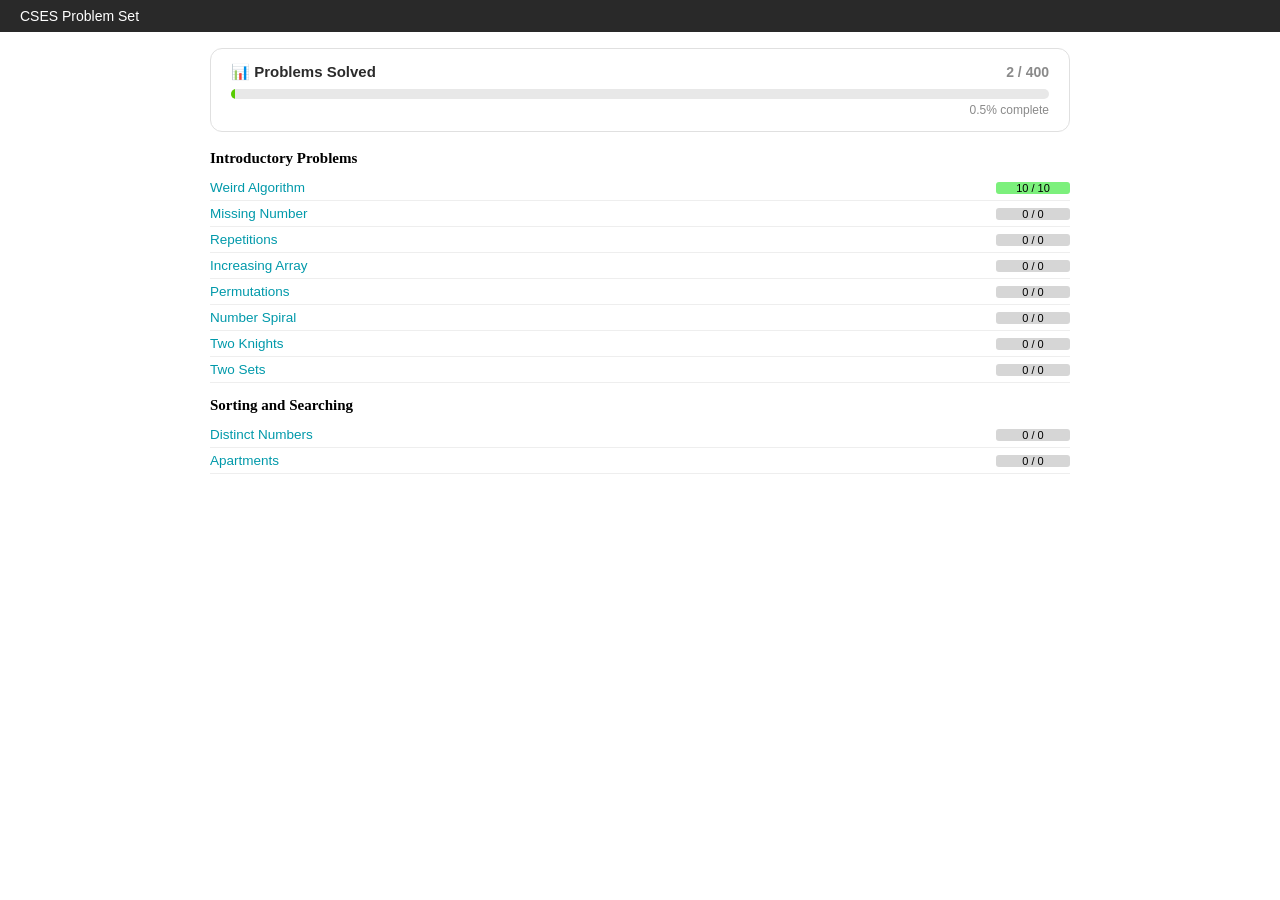
<file: screenshots/shot3_progress.html>
<!DOCTYPE html><html><head><meta charset="UTF-8"><style>
*{margin:0;padding:0;box-sizing:border-box}
body{font-family:Verdana,sans-serif;font-size:14px;background:#fff;color:#000}
.hdr{background:#292929;color:#fff;padding:8px 20px;font-size:14px}
.box{max-width:900px;margin:16px auto;padding:0 20px}
.prog{background:#fff;border:1px solid #e0e0e0;border-radius:12px;padding:14px 20px;margin-bottom:18px;font-family:-apple-system,'Segoe UI',sans-serif}
.pr{display:flex;align-items:center;justify-content:space-between;margin-bottom:8px}
.pr .t{font-weight:bold;font-size:15px;color:#2b2b2b}
.pr .n{font-weight:600;font-size:14px;color:#8a8a8a}
.pbar{height:10px;background:#e8e8e8;border-radius:999px;overflow:hidden}
.pfill{height:100%;width:0.5%;background:#58cc02}
.ppct{text-align:right;margin-top:4px;font-size:12px;color:#8a8a8a;font-weight:500}
h2{font-size:15px;margin:14px 0 8px;font-family:Verdana}
ul{list-style:none}
li{display:flex;align-items:center;padding:5px 0;font-size:13.5px;border-bottom:1px solid #eee}
li .nm{flex:1}
.score{width:74px;text-align:center;background:#d6d6d6;border-radius:3px;font-size:11px;margin-left:8px}
.score.full{background:#7cf07c}
.score.zero{background:#f07c7c}
a{color:#09a;text-decoration:none}
</style></head><body>
<div class="hdr">CSES Problem Set</div>
<div class="box">
<div class="prog">
<div class="pr"><span class="t">&#128202; Problems Solved</span><span class="n">2 / 400</span></div>
<div class="pbar"><div class="pfill" style="width:0.5%"></div></div>
<div class="ppct">0.5% complete</div>
</div>
<h2>Introductory Problems</h2>
<ul>
<li><span class="nm"><a>Weird Algorithm</a></span><span class="score" style="background:#7cf07c">10 / 10</span></li>
<li><span class="nm"><a>Missing Number</a></span><span class="score">0 / 0</span></li>
<li><span class="nm"><a>Repetitions</a></span><span class="score">0 / 0</span></li>
<li><span class="nm"><a>Increasing Array</a></span><span class="score">0 / 0</span></li>
<li><span class="nm"><a>Permutations</a></span><span class="score">0 / 0</span></li>
<li><span class="nm"><a>Number Spiral</a></span><span class="score">0 / 0</span></li>
<li><span class="nm"><a>Two Knights</a></span><span class="score">0 / 0</span></li>
<li><span class="nm"><a>Two Sets</a></span><span class="score">0 / 0</span></li>
</ul>
<h2>Sorting and Searching</h2>
<ul>
<li><span class="nm"><a>Distinct Numbers</a></span><span class="score">0 / 0</span></li>
<li><span class="nm"><a>Apartments</a></span><span class="score">0 / 0</span></li>
</ul>
</div></body></html>
</file>
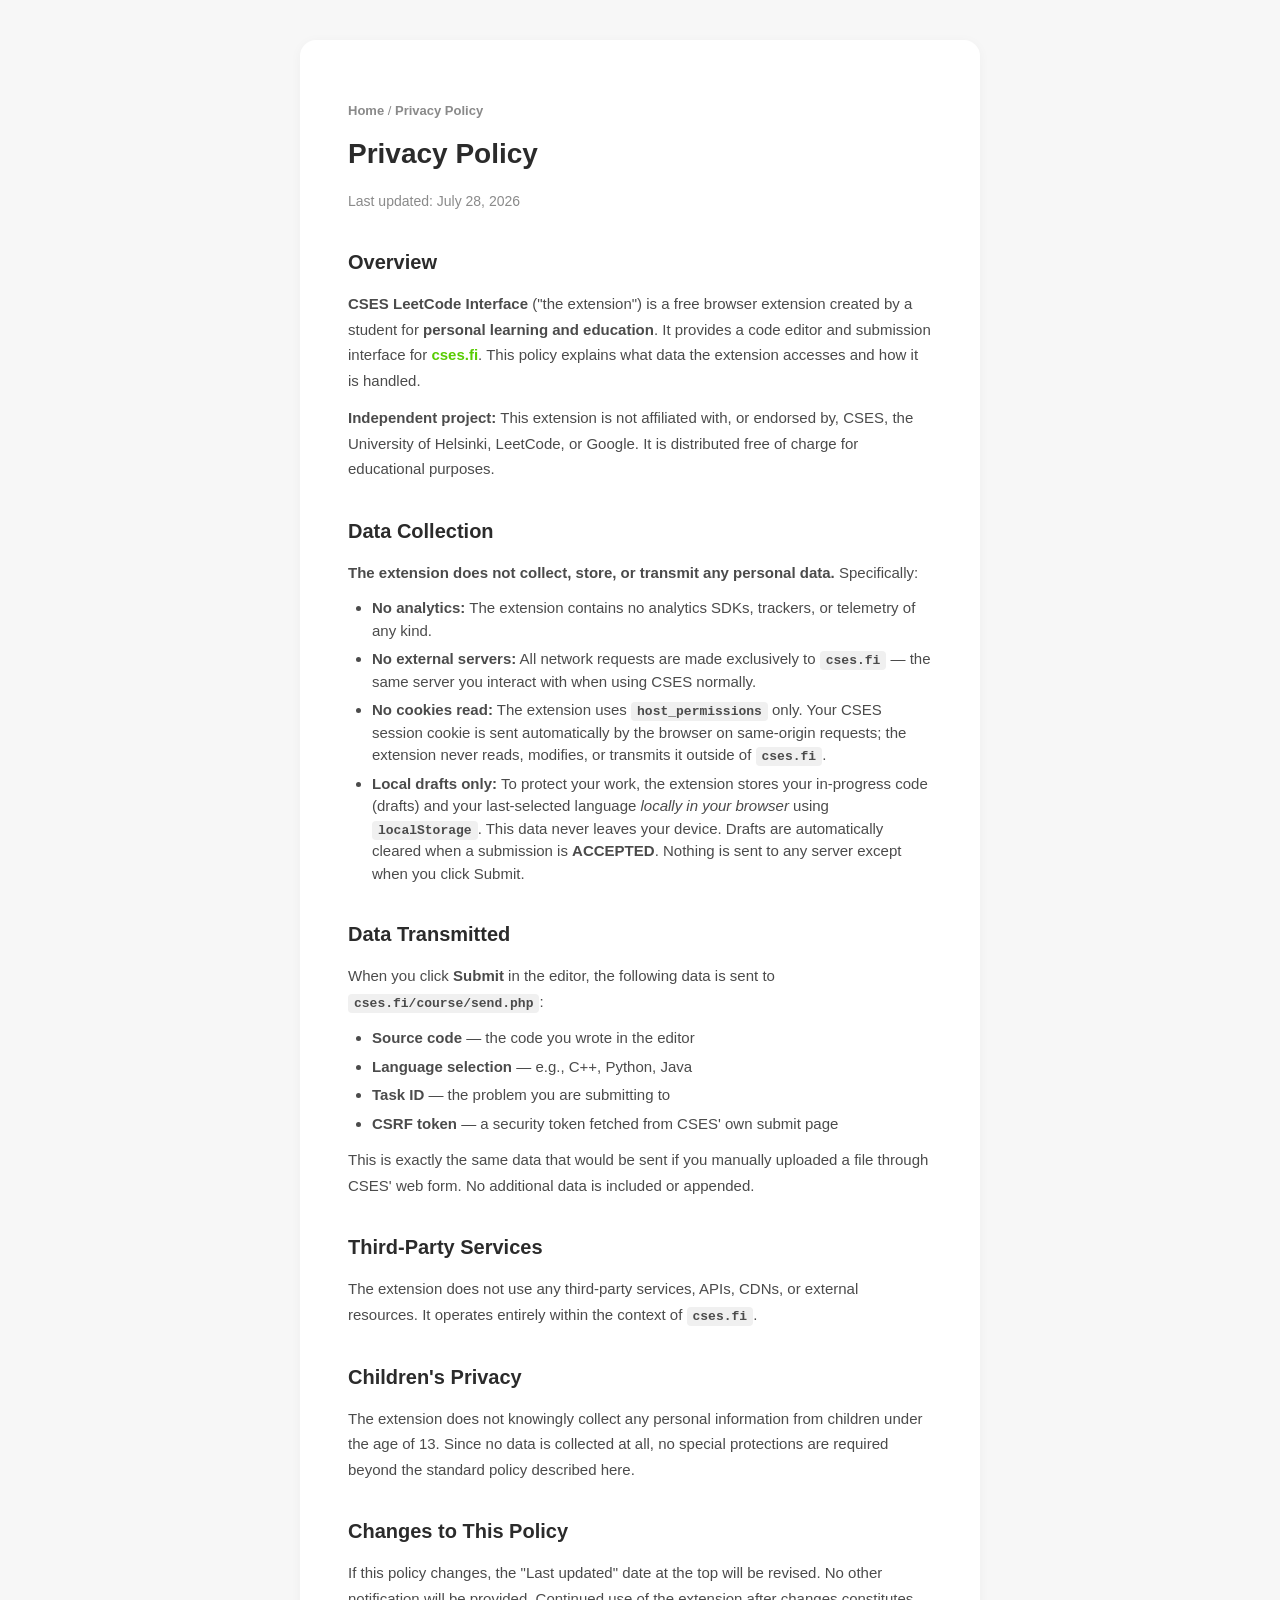
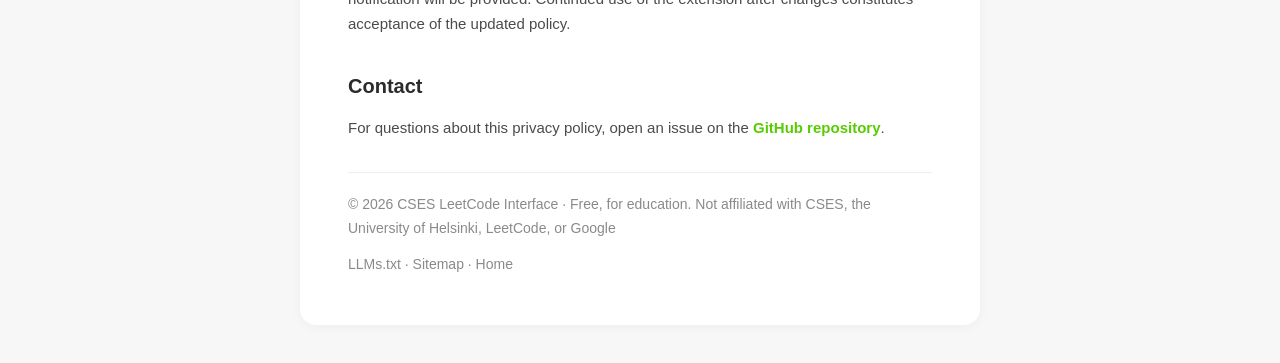
<file: website/privacy.html>
<!DOCTYPE html>
<html lang="en">
<head>
  <meta charset="UTF-8">
  <meta name="viewport" content="width=device-width, initial-scale=1.0">
  <title>Privacy Policy — CSES LeetCode Interface Chrome Extension</title>
  <meta name="description" content="Privacy policy for the CSES LeetCode Interface Chrome extension. No data collection, no tracking, no third-party servers. Your code goes directly to CSES.">
  <meta name="robots" content="index, follow">
  <link rel="canonical" href="https://cses-leetcode-extension.vercel.app/privacy.html">
  <meta property="og:type" content="website">
  <meta property="og:url" content="https://cses-leetcode-extension.vercel.app/privacy.html">
  <meta property="og:title" content="Privacy Policy — CSES LeetCode Interface">
  <meta property="og:description" content="Privacy policy for the CSES LeetCode Interface Chrome extension. Zero data collection, zero tracking, zero third-party servers.">
  <meta property="og:image" content="https://cses-leetcode-extension.vercel.app/assets/icon128.png">
  <meta name="twitter:card" content="summary">
  <meta name="twitter:title" content="Privacy Policy — CSES LeetCode Interface">
  <meta name="twitter:description" content="Privacy policy for the CSES LeetCode Interface Chrome extension. Zero data collection, zero tracking.">
  <link rel="icon" type="image/png" sizes="48x48" href="assets/icon48.png">
  <meta name="theme-color" content="#58cc02">

  <style>
    *,*::before,*::after{box-sizing:border-box;margin:0;padding:0}
    body{font-family:-apple-system,BlinkMacSystemFont,'Segoe UI',Roboto,Oxygen,Ubuntu,Cantarell,sans-serif;background:#f7f7f7;color:#2b2b2b;line-height:1.7;padding:40px 20px;-webkit-font-smoothing:antialiased}
    .container{max-width:680px;margin:0 auto;background:#fff;padding:48px;border-radius:16px;box-shadow:0 2px 12px rgba(0,0,0,0.04)}
    h1{font-size:28px;font-weight:800;margin-bottom:4px}
    .updated{color:#8a8a8a;font-size:14px;margin-bottom:28px}
    h2{font-size:20px;font-weight:700;margin:28px 0 8px;padding-top:4px}
    p{margin:12px 0;color:#4b4b4b;font-size:15px}
    ul{margin:12px 0;padding-left:24px}
    li{margin:6px 0;font-size:15px;color:#4b4b4b;line-height:1.5}
    a{color:#58cc02;font-weight:600;text-decoration:none}
    a:hover{text-decoration:underline}
    code{background:#f0f0f0;padding:2px 6px;border-radius:4px;font-size:13px;font-weight:600}
    .footer{margin-top:32px;padding-top:20px;border-top:1px solid #eee;font-size:14px;color:#8a8a8a;display:flex;justify-content:space-between;flex-wrap:wrap;gap:12px}
    .footer a{color:#8a8a8a;font-weight:500}
    .footer a:hover{color:#58cc02}
    @media(max-width:600px){.container{padding:24px}h1{font-size:22px}}
  </style>
</head>
<body>
<div class="container">
  <nav aria-label="Breadcrumb">
    <p style="font-size:13px;color:#8a8a8a;margin-bottom:8px"><a href="index.html" style="color:#8a8a8a">Home</a> / <strong>Privacy Policy</strong></p>
  </nav>

  <h1>Privacy Policy</h1>
  <p class="updated"><time datetime="2026-07-28">Last updated: July 28, 2026</time></p>

  <h2>Overview</h2>
  <p><strong>CSES LeetCode Interface</strong> ("the extension") is a free browser extension created by a student for <strong>personal learning and education</strong>. It provides a code editor and submission interface for <a href="https://cses.fi" target="_blank" rel="noopener">cses.fi</a>. This policy explains what data the extension accesses and how it is handled.</p>
  <p><strong>Independent project:</strong> This extension is not affiliated with, or endorsed by, CSES, the University of Helsinki, LeetCode, or Google. It is distributed free of charge for educational purposes.</p>

  <h2>Data Collection</h2>
  <p><strong>The extension does not collect, store, or transmit any personal data.</strong> Specifically:</p>
  <ul>
    <li><strong>No analytics:</strong> The extension contains no analytics SDKs, trackers, or telemetry of any kind.</li>
    <li><strong>No external servers:</strong> All network requests are made exclusively to <code>cses.fi</code> — the same server you interact with when using CSES normally.</li>
    <li><strong>No cookies read:</strong> The extension uses <code>host_permissions</code> only. Your CSES session cookie is sent automatically by the browser on same-origin requests; the extension never reads, modifies, or transmits it outside of <code>cses.fi</code>.</li>
    <li><strong>Local drafts only:</strong> To protect your work, the extension stores your in-progress code (drafts) and your last-selected language <em>locally in your browser</em> using <code>localStorage</code>. This data never leaves your device. Drafts are automatically cleared when a submission is <strong>ACCEPTED</strong>. Nothing is sent to any server except when you click Submit.</li>
  </ul>

  <h2>Data Transmitted</h2>
  <p>When you click <strong>Submit</strong> in the editor, the following data is sent to <code>cses.fi/course/send.php</code>:</p>
  <ul>
    <li><strong>Source code</strong> — the code you wrote in the editor</li>
    <li><strong>Language selection</strong> — e.g., C++, Python, Java</li>
    <li><strong>Task ID</strong> — the problem you are submitting to</li>
    <li><strong>CSRF token</strong> — a security token fetched from CSES' own submit page</li>
  </ul>
  <p>This is exactly the same data that would be sent if you manually uploaded a file through CSES' web form. No additional data is included or appended.</p>

  <h2>Third-Party Services</h2>
  <p>The extension does not use any third-party services, APIs, CDNs, or external resources. It operates entirely within the context of <code>cses.fi</code>.</p>

  <h2>Children's Privacy</h2>
  <p>The extension does not knowingly collect any personal information from children under the age of 13. Since no data is collected at all, no special protections are required beyond the standard policy described here.</p>

  <h2>Changes to This Policy</h2>
  <p>If this policy changes, the "Last updated" date at the top will be revised. No other notification will be provided. Continued use of the extension after changes constitutes acceptance of the updated policy.</p>

  <h2>Contact</h2>
  <p>For questions about this privacy policy, open an issue on the <a href="https://github.com/kaushiksaravanan/cses-leetcode-extension" target="_blank" rel="noopener">GitHub repository</a>.</p>

  <div class="footer">
    <span>&copy; 2026 CSES LeetCode Interface · Free, for education. Not affiliated with CSES, the University of Helsinki, LeetCode, or Google</span>
    <span><a href="llms.txt">LLMs.txt</a> · <a href="sitemap.xml">Sitemap</a> · <a href="index.html">Home</a></span>
  </div>
</div>
</body>
</html>
</file>
